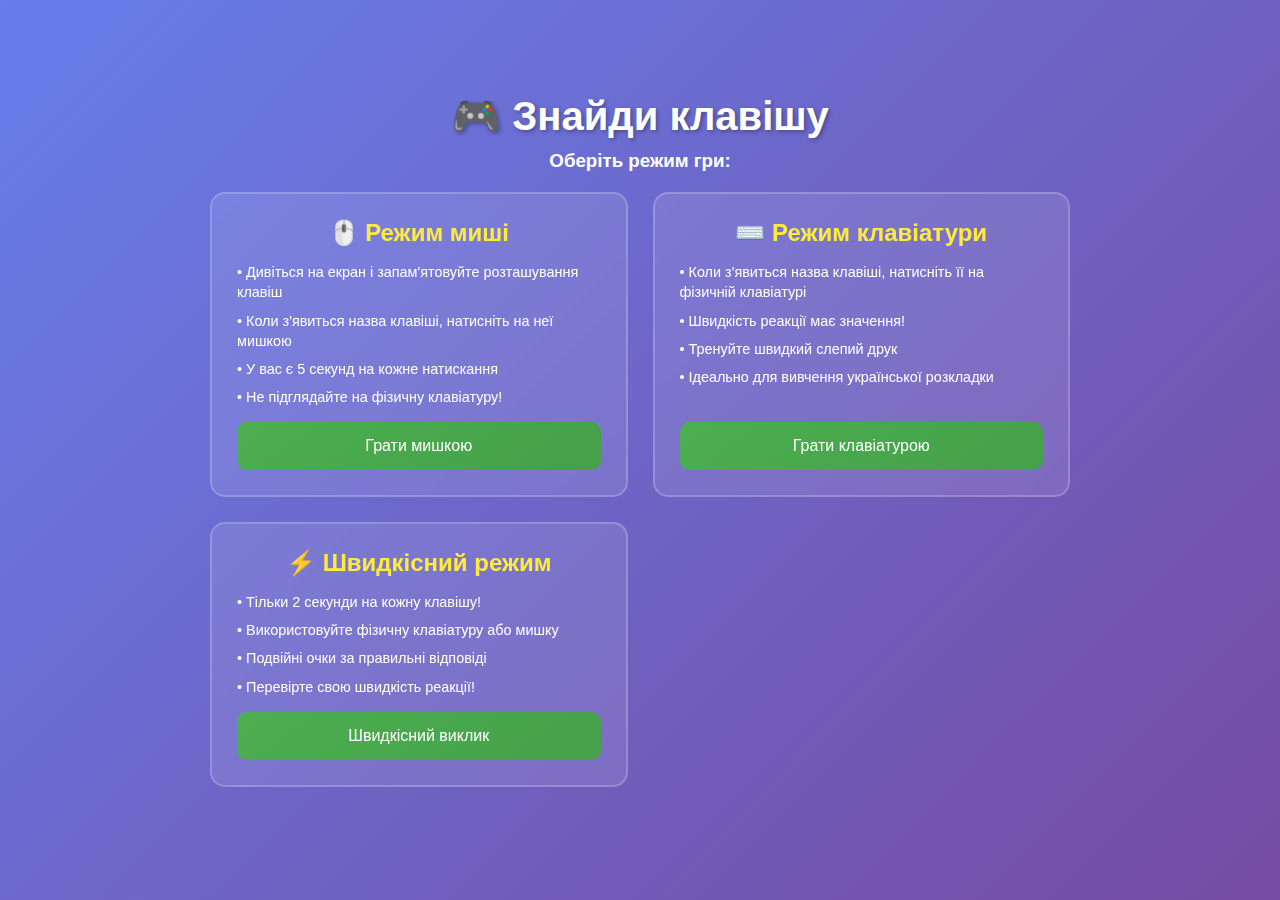
<file: index.html>
<!DOCTYPE html>
<html lang="uk">
<head>
    <meta charset="UTF-8">
    <meta name="viewport" content="width=device-width, initial-scale=1.0">
    <title>Знайди клавішу - Гра на запам'ятовування клавіатури</title>
    <style>
        * {
            margin: 0;
            padding: 0;
            box-sizing: border-box;
        }

        body {
            font-family: 'Arial', sans-serif;
            background: linear-gradient(135deg, #667eea 0%, #764ba2 100%);
            color: white;
            min-height: 100vh;
            display: flex;
            flex-direction: column;
            align-items: center;
            justify-content: center;
            user-select: none;
        }

        .game-container {
            max-width: 1000px;
            width: 90%;
            text-align: center;
            padding: 20px;
        }

        .game-header {
            margin-bottom: 30px;
        }

        .game-title {
            font-size: 2.5em;
            margin-bottom: 10px;
            text-shadow: 2px 2px 4px rgba(0,0,0,0.3);
        }

        .stats {
            display: flex;
            justify-content: center;
            gap: 30px;
            margin-bottom: 20px;
            font-size: 1.2em;
        }

        .current-key {
            background: rgba(255,255,255,0.2);
            padding: 20px 40px;
            border-radius: 15px;
            margin-bottom: 30px;
            backdrop-filter: blur(10px);
        }

        .key-display {
            font-size: 4em;
            font-weight: bold;
            color: #ffeb3b;
            text-shadow: 2px 2px 8px rgba(0,0,0,0.5);
            animation: pulse 1s infinite;
            transition: all 0.3s ease;
        }

        .shake {
            animation: shake 0.5s ease-in-out !important;
        }

        @keyframes shake {
            0%, 100% { transform: translateX(0); }
            25% { transform: translateX(-10px); }
            75% { transform: translateX(10px); }
        }

        @keyframes pulse {
            0%, 100% { transform: scale(1); }
            50% { transform: scale(1.1); }
        }

        .timer-bar {
            height: 8px;
            background: rgba(255,255,255,0.3);
            border-radius: 4px;
            margin-top: 15px;
            overflow: hidden;
        }

        .timer-fill {
            height: 100%;
            background: linear-gradient(90deg, #4caf50, #ffeb3b, #f44336);
            border-radius: 4px;
            transition: width 0.1s linear;
        }

        .keyboard {
            background: rgba(0,0,0,0.8);
            padding: 20px;
            border-radius: 15px;
            display: inline-block;
            box-shadow: 0 10px 30px rgba(0,0,0,0.3);
        }

        .keyboard-row {
            display: flex;
            justify-content: center;
            margin-bottom: 8px;
        }

        .key {
            background: linear-gradient(145deg, #3a3a3a, #2a2a2a);
            border: 2px solid #555;
            border-radius: 8px;
            margin: 2px;
            padding: 12px;
            cursor: pointer;
            transition: all 0.2s ease;
            font-size: 14px;
            color: transparent;
            min-width: 40px;
            min-height: 40px;
            display: flex;
            align-items: center;
            justify-content: center;
            box-shadow: 0 4px 8px rgba(0,0,0,0.3);
        }

        .key:hover {
            background: linear-gradient(145deg, #4a4a4a, #3a3a3a);
            transform: translateY(-2px);
            box-shadow: 0 6px 12px rgba(0,0,0,0.4);
        }

        .key.correct {
            background: linear-gradient(145deg, #4caf50, #45a049);
            animation: correctFlash 0.5s ease;
        }

        .key.wrong {
            background: linear-gradient(145deg, #f44336, #da190b);
            animation: wrongShake 0.5s ease;
        }

        @keyframes correctFlash {
            0%, 100% { transform: scale(1); }
            50% { transform: scale(1.2); }
        }

        @keyframes wrongShake {
            0%, 100% { transform: translateX(0); }
            25% { transform: translateX(-5px); }
            75% { transform: translateX(5px); }
        }

        .key.space {
            width: 200px;
        }

        .key.wide {
            width: 80px;
        }

        .key.extra-wide {
            width: 120px;
        }

        .game-over {
            position: fixed;
            top: 0;
            left: 0;
            width: 100%;
            height: 100%;
            background: rgba(0,0,0,0.8);
            display: none;
            align-items: center;
            justify-content: center;
            z-index: 1000;
        }

        .game-over-content {
            background: linear-gradient(135deg, #667eea 0%, #764ba2 100%);
            padding: 40px;
            border-radius: 20px;
            text-align: center;
            box-shadow: 0 20px 40px rgba(0,0,0,0.3);
        }

        .button {
            background: linear-gradient(145deg, #4caf50, #45a049);
            color: white;
            border: none;
            padding: 15px 30px;
            font-size: 16px;
            border-radius: 10px;
            cursor: pointer;
            margin: 10px;
            transition: all 0.2s ease;
        }

        .button:hover {
            transform: translateY(-2px);
            box-shadow: 0 5px 15px rgba(0,0,0,0.3);
        }

        .start-screen {
            text-align: center;
        }

        .game-modes {
            display: grid;
            grid-template-columns: repeat(auto-fit, minmax(280px, 1fr));
            gap: 25px;
            justify-content: center;
            max-width: 900px;
            margin: 20px auto;
            padding: 0 20px;
        }

        .mode-card {
            background: rgba(255,255,255,0.1);
            border: 2px solid rgba(255,255,255,0.2);
            border-radius: 15px;
            padding: 25px;
            cursor: pointer;
            transition: all 0.3s ease;
            backdrop-filter: blur(5px);
            text-align: center;
            min-height: 250px;
            display: flex;
            flex-direction: column;
            justify-content: space-between;
        }

        .mode-card:hover {
            background: rgba(255,255,255,0.2);
            border-color: rgba(255,255,255,0.4);
            transform: translateY(-5px);
            box-shadow: 0 10px 25px rgba(0,0,0,0.2);
        }

        .mode-card h4 {
            font-size: 1.5em;
            margin-bottom: 15px;
            color: #ffeb3b;
        }

        .mode-card p {
            font-size: 0.9em;
            margin-bottom: 8px;
            text-align: left;
            line-height: 1.4;
        }

        .mode-description {
            flex-grow: 1;
            margin-bottom: 15px;
        }

        .mode-card .button {
            margin: 0;
            width: 100%;
        }

        .mode-indicator {
            background: rgba(255,235,59,0.2);
            padding: 10px 20px;
            border-radius: 20px;
            margin-bottom: 20px;
            font-size: 1.1em;
        }
    </style>
</head>
<body>
    <div class="game-container">
        <div id="startScreen" class="start-screen">
            <h1 class="game-title">🎮 Знайди клавішу</h1>
            <div class="instructions">
                <h3>Оберіть режим гри:</h3>
            </div>
            
            <div class="game-modes">
                <div class="mode-card" onclick="startGame('mouse')">
                    <div>
                        <h4>🖱️ Режим миші</h4>
                        <div class="mode-description">
                            <p>• Дивіться на екран і запам'ятовуйте розташування клавіш</p>
                            <p>• Коли з'явиться назва клавіші, натисніть на неї мишкою</p>
                            <p>• У вас є 5 секунд на кожне натискання</p>
                            <p>• Не підглядайте на фізичну клавіатуру!</p>
                        </div>
                    </div>
                    <button class="button">Грати мишкою</button>
                </div>
                
                <div class="mode-card" onclick="startGame('keyboard')">
                    <div>
                        <h4>⌨️ Режим клавіатури</h4>
                        <div class="mode-description">
                            <p>• Коли з'явиться назва клавіші, натисніть її на фізичній клавіатурі</p>
                            <p>• Швидкість реакції має значення!</p>
                            <p>• Тренуйте швидкий слепий друк</p>
                            <p>• Ідеально для вивчення української розкладки</p>
                        </div>
                    </div>
                    <button class="button">Грати клавіатурою</button>
                </div>

                <div class="mode-card" onclick="startGame('speed')">
                    <div>
                        <h4>⚡ Швидкісний режим</h4>
                        <div class="mode-description">
                            <p>• Тільки 2 секунди на кожну клавішу!</p>
                            <p>• Використовуйте фізичну клавіатуру або мишку</p>
                            <p>• Подвійні очки за правильні відповіді</p>
                            <p>• Перевірте свою швидкість реакції!</p>
                        </div>
                    </div>
                    <button class="button">Швидкісний виклик</button>
                </div>
            </div>
        </div>

        <div id="gameScreen" style="display: none;">
            <div class="game-header">
                <h1 class="game-title">🎮 Знайди клавішу</h1>
                <div class="mode-indicator" id="modeIndicator">
                    🖱️ Режим миші
                </div>
                <div class="stats">
                    <div>Очки: <span id="score">0</span></div>
                    <div>Правильно: <span id="correct">0</span></div>
                    <div>Помилок: <span id="wrong">0</span></div>
                    <div>Рівень: <span id="level">1</span></div>
                </div>
            </div>

            <div class="current-key">
                <div>Знайдіть клавішу:</div>
                <div class="key-display" id="targetKey">Й</div>
                <div class="timer-bar">
                    <div class="timer-fill" id="timerFill"></div>
                </div>
            </div>

            <div class="keyboard" id="keyboard">
                <!-- Клавіатура буде створена JavaScript -->
            </div>
        </div>
    </div>

    <div class="game-over" id="gameOver">
        <div class="game-over-content">
            <h2>🎉 Гра закінчена!</h2>
            <p>Фінальний рахунок: <span id="finalScore">0</span></p>
            <p>Точність: <span id="accuracy">0</span>%</p>
            <button class="button" onclick="restartGame()">Грати знову</button>
            <button class="button" onclick="showStart()">В головне меню</button>
        </div>
    </div>

    <script>
        let gameState = {
            score: 0,
            correct: 0,
            wrong: 0,
            level: 1,
            currentKey: '',
            timeLeft: 5000,
            gameActive: false,
            timer: null,
            timerInterval: null,
            gameMode: 'mouse', // 'mouse', 'keyboard', або 'speed'
            timeLimit: 5000 // час на кожне натискання в мілісекундах
        };

        // Маппінг для фізичної клавіатури
        const physicalKeyMap = {
            'Escape': 'Esc',
            'F1': 'F1',
            'F2': 'F2',
            'F3': 'F3',
            'F4': 'F4',
            'F5': 'F5',
            'F6': 'F6',
            'F7': 'F7',
            'F8': 'F8',
            'F9': 'F9',
            'F10': 'F10',
            'F11': 'F11',
            'F12': 'F12',
            'Backquote': '\'',
            'Digit1': '1',
            'Digit2': '2', 
            'Digit3': '3',
            'Digit4': '4',
            'Digit5': '5',
            'Digit6': '6',
            'Digit7': '7',
            'Digit8': '8',
            'Digit9': '9',
            'Digit0': '0',
            'Minus': '-',
            'Equal': '=',
            'Backspace': 'Backspace',
            'Tab': 'Tab',
            'KeyQ': 'Й',
            'KeyW': 'Ц',
            'KeyE': 'У',
            'KeyR': 'К',
            'KeyT': 'Е',
            'KeyY': 'Н',
            'KeyU': 'Г',
            'KeyI': 'Ш',
            'KeyO': 'Щ',
            'KeyP': 'З',
            'BracketLeft': 'Х',
            'BracketRight': 'Ї',
            'Backslash': '\\',
            'CapsLock': 'Caps',
            'KeyA': 'Ф',
            'KeyS': 'І',
            'KeyD': 'В',
            'KeyF': 'А',
            'KeyG': 'П',
            'KeyH': 'Р',
            'KeyJ': 'О',
            'KeyK': 'Л',
            'KeyL': 'Д',
            'Semicolon': 'Ж',
            'Quote': 'Є',
            'Enter': 'Enter',
            'ShiftLeft': 'Shift',
            'ShiftRight': 'Shift',
            'KeyZ': 'Я',
            'KeyX': 'Ч',
            'KeyC': 'С',
            'KeyV': 'М',
            'KeyB': 'И',
            'KeyN': 'Т',
            'KeyM': 'Ь',
            'Comma': 'Б',
            'Period': 'Ю',
            'Slash': '.',
            'ControlLeft': 'Ctrl',
            'ControlRight': 'Ctrl',
            'MetaLeft': 'Win',
            'MetaRight': 'Win',
            'AltLeft': 'Alt',
            'AltRight': 'Alt',
            'Space': 'Space',
            'ContextMenu': 'Menu'
        };
        const keyboardLayout = [
            ['\'', '1', '2', '3', '4', '5', '6', '7', '8', '9', '0', '-', '=', 'Backspace'],
            ['Tab', 'Й', 'Ц', 'У', 'К', 'Е', 'Н', 'Г', 'Ш', 'Щ', 'З', 'Х', 'Ї', '\\'],
            ['Caps', 'Ф', 'І', 'В', 'А', 'П', 'Р', 'О', 'Л', 'Д', 'Ж', 'Є', 'Enter'],
            ['Shift', 'Я', 'Ч', 'С', 'М', 'И', 'Т', 'Ь', 'Б', 'Ю', '.', 'Shift'],
            ['Ctrl', 'Win', 'Alt', 'Space', 'Alt', 'Win', 'Menu', 'Ctrl']
        ];

        // Відображення клавіш для гравця (без підписів на клавішах)
        const keyDisplayNames = {
            'Esc': 'Escape',
            'F1': 'F1', 'F2': 'F2', 'F3': 'F3', 'F4': 'F4', 'F5': 'F5', 'F6': 'F6',
            'F7': 'F7', 'F8': 'F8', 'F9': 'F9', 'F10': 'F10', 'F11': 'F11', 'F12': 'F12',
            'Backspace': 'Backspace',
            'Tab': 'Tab',
            'Caps': 'Caps Lock',
            'Enter': 'Enter',
            'Shift': 'Shift',
            'Ctrl': 'Ctrl',
            'Alt': 'Alt',
            'Win': 'Win',
            'Menu': 'Menu',
            'Space': 'Пробіл',
            '\'': 'Апостроф',
            '-': 'Мінус',
            '=': 'Дорівнює',
            '\\': 'Слеш',
            '.': 'Крапка'
        };

        function createKeyboard() {
            const keyboard = document.getElementById('keyboard');
            keyboard.innerHTML = '';

            // Показуємо клавіатуру в обох режимах
            keyboard.style.display = 'inline-block';

            keyboardLayout.forEach(row => {
                const rowDiv = document.createElement('div');
                rowDiv.className = 'keyboard-row';

                row.forEach(keyText => {
                    const keyDiv = document.createElement('div');
                    keyDiv.className = 'key';
                    // Не показуємо текст на клавішах - вони порожні
                    keyDiv.textContent = '';
                    keyDiv.dataset.key = keyText;

                    // Додаємо спеціальні класи для розміру
                    if (keyText === 'Space') {
                        keyDiv.classList.add('space');
                    } else if (['Backspace', 'Enter', 'Shift'].includes(keyText)) {
                        keyDiv.classList.add('wide');
                    } else if (['Tab', 'Caps'].includes(keyText)) {
                        keyDiv.classList.add('extra-wide');
                    } else if (keyText.startsWith('F') && keyText.length <= 3) {
                        // F-клавіші трохи менші
                        keyDiv.style.minWidth = '35px';
                    } else if (keyText === 'Esc') {
                        keyDiv.style.minWidth = '35px';
                    }

                    // В режимі миші дозволяємо клік
                    if (gameState.gameMode === 'mouse') {
                        keyDiv.onclick = () => handleKeyClick(keyText);
                        keyDiv.style.cursor = 'pointer';
                    } else if (gameState.gameMode === 'speed') {
                        // В швидкісному режимі дозволяємо і мишку і клавіатуру
                        keyDiv.onclick = () => handleKeyClick(keyText);
                        keyDiv.style.cursor = 'pointer';
                    } else {
                        // В режимі клавіатури забираємо курсор
                        keyDiv.style.cursor = 'default';
                    }
                    
                    rowDiv.appendChild(keyDiv);
                });

                keyboard.appendChild(rowDiv);
            });
        }

        function getRandomKey() {
            const allKeys = keyboardLayout.flat();
            // Фільтруємо клавіші для гри - беремо літери, цифри та основні спеціальні клавіші
            const filteredKeys = allKeys.filter(key => 
                // Українські літери
                'ЙЦУКЕНГШЩЗХЇФІВАПРОЛДЖЄЯЧСМИТЬБЮ'.includes(key) ||
                // Цифри
                '1234567890'.includes(key) ||
                // Спеціальні символи
                ['-', '=', '\\', '.', '\''].includes(key) ||
                // Функціональні клавіші
                ['Space', 'Enter', 'Tab', 'Shift', 'Backspace', 'Esc'].includes(key) ||
                // F-клавіші
                ['F1', 'F2', 'F3', 'F4', 'F5', 'F6', 'F7', 'F8', 'F9', 'F10', 'F11', 'F12'].includes(key)
            );
            return filteredKeys[Math.floor(Math.random() * filteredKeys.length)];
        }

        function getKeyDisplayName(key) {
            return keyDisplayNames[key] || key;
        }

        function displayNewKey() {
            if (!gameState.gameActive) return;

            gameState.currentKey = getRandomKey();
            document.getElementById('targetKey').textContent = getKeyDisplayName(gameState.currentKey);

            // Скидання таймера з урахуванням режиму
            gameState.timeLeft = gameState.timeLimit;
            startTimer();
        }

        function startTimer() {
            clearInterval(gameState.timerInterval);
            
            gameState.timerInterval = setInterval(() => {
                gameState.timeLeft -= 100;
                const percentage = (gameState.timeLeft / gameState.timeLimit) * 100;
                document.getElementById('timerFill').style.width = percentage + '%';

                if (gameState.timeLeft <= 0) {
                    handleTimeout();
                }
            }, 100);
        }

        function handleTimeout() {
            gameState.wrong++;
            updateStats();
            clearInterval(gameState.timerInterval);
            
            // Анімація помилки для літери в завданні (час вийшов)
            const targetKeyElement = document.getElementById('targetKey');
            targetKeyElement.style.color = '#f44336';
            targetKeyElement.classList.add('shake');
            setTimeout(() => {
                targetKeyElement.style.color = '#ffeb3b';
                targetKeyElement.classList.remove('shake');
            }, 500);
            
            // Підсвітка правильної клавіші на віртуальній клавіатурі
            const correctKey = document.querySelector(`[data-key="${gameState.currentKey}"]`);
            if (correctKey) {
                correctKey.classList.add('correct');
                setTimeout(() => correctKey.classList.remove('correct'), 1000);
            }

            setTimeout(() => {
                if (gameState.wrong >= 5) {
                    endGame();
                } else {
                    displayNewKey();
                }
            }, 1000);
        }

        function handleKeyClick(clickedKey) {
            if (!gameState.gameActive) return;

            console.log('Обробка натискання клавіші:', clickedKey, 'Очікується:', gameState.currentKey);
            
            clearInterval(gameState.timerInterval);
            const keyElement = document.querySelector(`[data-key="${clickedKey}"]`);

            if (clickedKey === gameState.currentKey) {
                // Правильна відповідь
                gameState.correct++;
                
                // Подвійні очки в швидкісному режимі
                let baseScore = Math.max(100, Math.floor(gameState.timeLeft / 50));
                if (gameState.gameMode === 'speed') {
                    baseScore *= 2;
                }
                gameState.score += baseScore;
                
                // Підсвітка правильної клавіші на віртуальній клавіатурі
                if (keyElement) {
                    keyElement.classList.add('correct');
                    setTimeout(() => keyElement.classList.remove('correct'), 500);
                }

                // Підсвітка літери в завданні
                const targetKeyElement = document.getElementById('targetKey');
                targetKeyElement.style.color = '#4caf50';
                targetKeyElement.style.transform = 'scale(1.2)';
                setTimeout(() => {
                    targetKeyElement.style.color = '#ffeb3b';
                    targetKeyElement.style.transform = 'scale(1)';
                }, 500);

                // Збільшення рівня кожні 10 правильних відповідей
                if (gameState.correct % 10 === 0) {
                    gameState.level++;
                }

                setTimeout(() => displayNewKey(), 500);
            } else {
                // Неправильна відповідь
                gameState.wrong++;
                
                // Підсвітка неправильної клавіші на віртуальній клавіатурі
                if (keyElement) {
                    keyElement.classList.add('wrong');
                    setTimeout(() => keyElement.classList.remove('wrong'), 500);
                }

                // Анімація помилки для літери в завданні
                const targetKeyElement = document.getElementById('targetKey');
                targetKeyElement.style.color = '#f44336';
                targetKeyElement.classList.add('shake');
                setTimeout(() => {
                    targetKeyElement.style.color = '#ffeb3b';
                    targetKeyElement.classList.remove('shake');
                }, 500);

                // Підсвітка правильної клавіші на віртуальній клавіатурі
                const correctKey = document.querySelector(`[data-key="${gameState.currentKey}"]`);
                if (correctKey) {
                    correctKey.classList.add('correct');
                    setTimeout(() => correctKey.classList.remove('correct'), 1000);
                }

                setTimeout(() => {
                    if (gameState.wrong >= 5) {
                        endGame();
                    } else {
                        displayNewKey();
                    }
                }, 1000);
            }

            updateStats();
        }

        function updateStats() {
            document.getElementById('score').textContent = gameState.score;
            document.getElementById('correct').textContent = gameState.correct;
            document.getElementById('wrong').textContent = gameState.wrong;
            document.getElementById('level').textContent = gameState.level;
        }

        function startGame(mode = 'mouse') {
            document.getElementById('startScreen').style.display = 'none';
            document.getElementById('gameScreen').style.display = 'block';
            
            // Встановлюємо режим гри
            gameState.gameMode = mode;
            
            // Встановлюємо час в залежності від режиму
            if (mode === 'speed') {
                gameState.timeLimit = 2000; // 2 секунди для швидкісного режиму
            } else {
                gameState.timeLimit = 5000; // 5 секунд для звичайних режимів
            }
            
            // Оновлюємо індикатор режиму
            const modeIndicator = document.getElementById('modeIndicator');
            if (mode === 'mouse') {
                modeIndicator.innerHTML = '🖱️ Режим миші';
            } else if (mode === 'keyboard') {
                modeIndicator.innerHTML = '⌨️ Режим клавіатури';
            } else if (mode === 'speed') {
                modeIndicator.innerHTML = '⚡ Швидкісний режим';
            }
            
            // Скидання стану гри
            gameState.score = 0;
            gameState.correct = 0;
            gameState.wrong = 0;
            gameState.level = 1;
            gameState.currentKey = '';
            gameState.timeLeft = gameState.timeLimit;
            gameState.gameActive = true;
            gameState.timer = null;
            gameState.timerInterval = null;

            createKeyboard();
            updateStats();
            displayNewKey();
        }

        function endGame() {
            gameState.gameActive = false;
            clearInterval(gameState.timerInterval);
            
            const accuracy = gameState.correct + gameState.wrong > 0 ? 
                Math.round((gameState.correct / (gameState.correct + gameState.wrong)) * 100) : 0;
            
            document.getElementById('finalScore').textContent = gameState.score;
            document.getElementById('accuracy').textContent = accuracy;
            document.getElementById('gameOver').style.display = 'flex';
        }

        function restartGame() {
            document.getElementById('gameOver').style.display = 'none';
            startGame(gameState.gameMode);
        }

        function showStart() {
            document.getElementById('gameOver').style.display = 'none';
            document.getElementById('gameScreen').style.display = 'none';
            document.getElementById('startScreen').style.display = 'block';
        }

        // Обробка фізичної клавіатури
        document.addEventListener('keydown', (e) => {
            console.log('Клавішу натиснуто:', e.code, 'Режим:', gameState.gameMode, 'Активна:', gameState.gameActive);
            
            if (gameState.gameActive && (gameState.gameMode === 'keyboard' || gameState.gameMode === 'speed')) {
                e.preventDefault();
                
                const pressedKey = physicalKeyMap[e.code];
                console.log('Маппінг клавіші:', e.code, '->', pressedKey);
                
                if (pressedKey) {
                    handleKeyClick(pressedKey);
                } else {
                    console.log('Клавішу не знайдено в маппінгу:', e.code);
                }
                return false;
            } else if (gameState.gameActive && gameState.gameMode === 'mouse') {
                // Блокуємо фізичну клавіатуру в режимі миші
                e.preventDefault();
                return false;
            }
        });

        // Заборона контекстного меню
        document.addEventListener('contextmenu', (e) => e.preventDefault());
    </script>
</body>
</html>
</file>
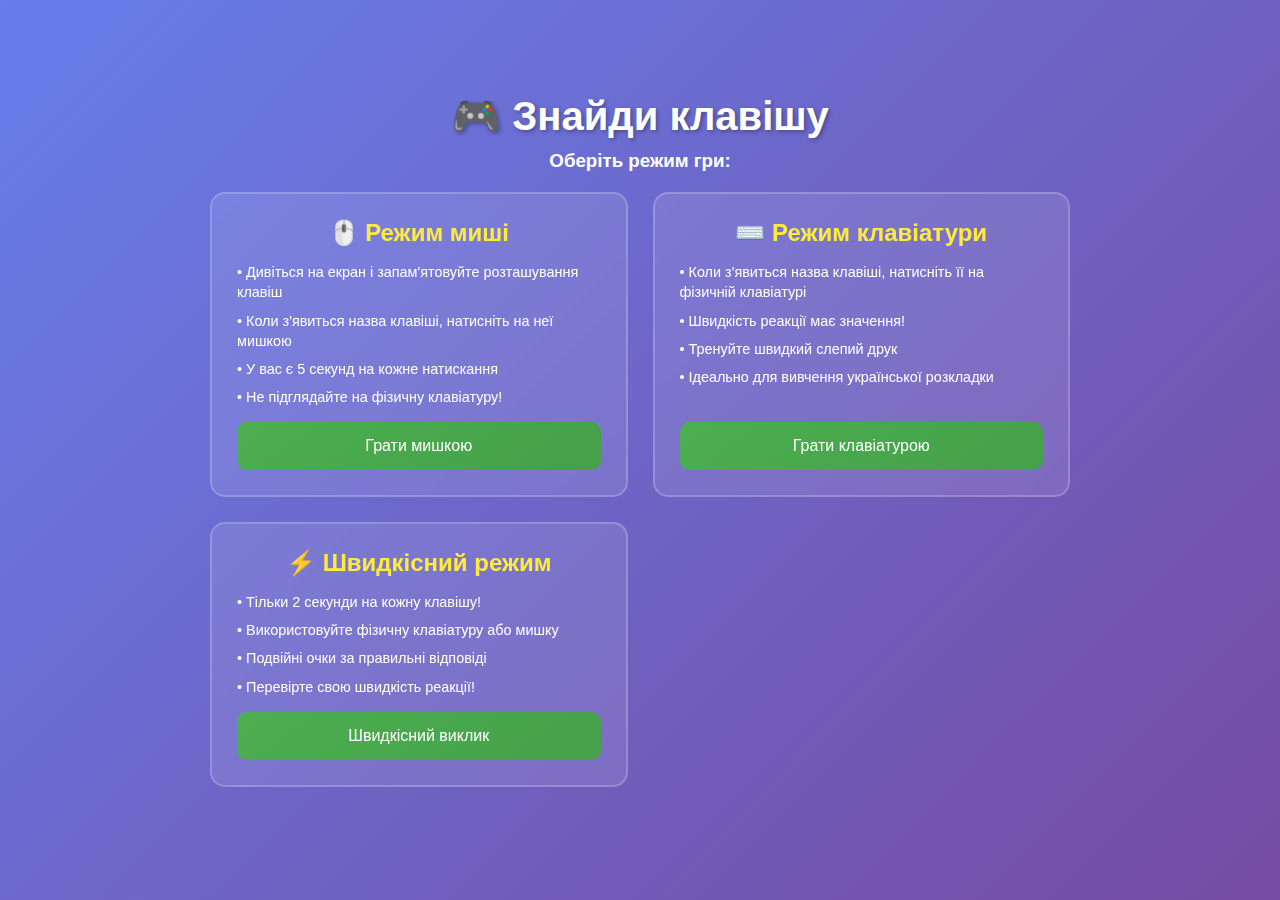
<file: KeyboardGame/index.html>
<!DOCTYPE html>
<html lang="uk">
<head>
    <meta charset="UTF-8">
    <meta name="viewport" content="width=device-width, initial-scale=1.0">
    <title>Знайди клавішу - Гра на запам'ятовування клавіатури</title>
    <link rel="stylesheet" type="text/css" href="/KeyboardGame/css/styles.css">
</head>
<body>
    <div class="game-container">
        <div id="startScreen" class="start-screen">
            <h1 class="game-title">🎮 Знайди клавішу</h1>
            <div class="instructions">
                <h3>Оберіть режим гри:</h3>
            </div>
            
            <div class="game-modes">
                <div class="mode-card" onclick="startGame('mouse')">
                    <div>
                        <h4>🖱️ Режим миші</h4>
                        <div class="mode-description">
                            <p>• Дивіться на екран і запам'ятовуйте розташування клавіш</p>
                            <p>• Коли з'явиться назва клавіші, натисніть на неї мишкою</p>
                            <p>• У вас є 5 секунд на кожне натискання</p>
                            <p>• Не підглядайте на фізичну клавіатуру!</p>
                        </div>
                    </div>
                    <button class="button">Грати мишкою</button>
                </div>
                
                <div class="mode-card" onclick="startGame('keyboard')">
                    <div>
                        <h4>⌨️ Режим клавіатури</h4>
                        <div class="mode-description">
                            <p>• Коли з'явиться назва клавіші, натисніть її на фізичній клавіатурі</p>
                            <p>• Швидкість реакції має значення!</p>
                            <p>• Тренуйте швидкий слепий друк</p>
                            <p>• Ідеально для вивчення української розкладки</p>
                        </div>
                    </div>
                    <button class="button">Грати клавіатурою</button>
                </div>

                <div class="mode-card" onclick="startGame('speed')">
                    <div>
                        <h4>⚡ Швидкісний режим</h4>
                        <div class="mode-description">
                            <p>• Тільки 2 секунди на кожну клавішу!</p>
                            <p>• Використовуйте фізичну клавіатуру або мишку</p>
                            <p>• Подвійні очки за правильні відповіді</p>
                            <p>• Перевірте свою швидкість реакції!</p>
                        </div>
                    </div>
                    <button class="button">Швидкісний виклик</button>
                </div>
            </div>
        </div>

        <div id="gameScreen" style="display: none;">
            <div class="game-header">
                <h1 class="game-title">🎮 Знайди клавішу</h1>
                <div class="mode-indicator" id="modeIndicator">
                    🖱️ Режим миші
                </div>
                <div class="stats">
                    <div>Очки: <span id="score">0</span></div>
                    <div>Правильно: <span id="correct">0</span></div>
                    <div>Помилок: <span id="wrong">0</span></div>
                    <div>Рівень: <span id="level">1</span></div>
                </div>
            </div>

            <div class="current-key">
                <div>Знайдіть клавішу:</div>
                <div class="key-display" id="targetKey">Й</div>
                <div class="timer-bar">
                    <div class="timer-fill" id="timerFill"></div>
                </div>
            </div>

            <div class="keyboard" id="keyboard">
                <!-- Клавіатура буде створена JavaScript -->
            </div>
        </div>
    </div>

    <div class="game-over" id="gameOver">
        <div class="game-over-content">
            <h2>🎉 Гра закінчена!</h2>
            <p>Фінальний рахунок: <span id="finalScore">0</span></p>
            <p>Точність: <span id="accuracy">0</span>%</p>
            <button class="button" onclick="restartGame()">Грати знову</button>
            <button class="button" onclick="showStart()">В головне меню</button>
        </div>
    </div>
    <script src="/KeyboardGame/js/code.js"></script>
</body>
</html>
</file>
<file: KeyboardGame/css/styles.css>
* {
    margin: 0;
    padding: 0;
    box-sizing: border-box;
}

body {
    font-family: 'Arial', sans-serif;
    background: linear-gradient(135deg, #667eea 0%, #764ba2 100%);
    color: white;
    min-height: 100vh;
    display: flex;
    flex-direction: column;
    align-items: center;
    justify-content: center;
    user-select: none;
}

.game-container {
    max-width: 1000px;
    width: 90%;
    text-align: center;
    padding: 20px;
}

.game-header {
    margin-bottom: 30px;
}

.game-title {
    font-size: 2.5em;
    margin-bottom: 10px;
    text-shadow: 2px 2px 4px rgba(0, 0, 0, 0.3);
}

.stats {
    display: flex;
    justify-content: center;
    gap: 30px;
    margin-bottom: 20px;
    font-size: 1.2em;
}

.current-key {
    background: rgba(255, 255, 255, 0.2);
    padding: 20px 40px;
    border-radius: 15px;
    margin-bottom: 30px;
    backdrop-filter: blur(10px);
}

.key-display {
    font-size: 4em;
    font-weight: bold;
    color: #ffeb3b;
    text-shadow: 2px 2px 8px rgba(0, 0, 0, 0.5);
    animation: pulse 1s infinite;
    transition: all 0.3s ease;
}

.shake {
    animation: shake 0.5s ease-in-out !important;
}

@keyframes shake {

    0%,
    100% {
        transform: translateX(0);
    }

    25% {
        transform: translateX(-10px);
    }

    75% {
        transform: translateX(10px);
    }
}

@keyframes pulse {

    0%,
    100% {
        transform: scale(1);
    }

    50% {
        transform: scale(1.1);
    }
}

.timer-bar {
    height: 8px;
    background: rgba(255, 255, 255, 0.3);
    border-radius: 4px;
    margin-top: 15px;
    overflow: hidden;
}

.timer-fill {
    height: 100%;
    background: linear-gradient(90deg, #4caf50, #ffeb3b, #f44336);
    border-radius: 4px;
    transition: width 0.1s linear;
}

.keyboard {
    background: rgba(0, 0, 0, 0.8);
    padding: 20px;
    border-radius: 15px;
    display: inline-block;
    box-shadow: 0 10px 30px rgba(0, 0, 0, 0.3);
}

.keyboard-row {
    display: flex;
    justify-content: center;
    margin-bottom: 8px;
}

.key {
    background: linear-gradient(145deg, #3a3a3a, #2a2a2a);
    border: 2px solid #555;
    border-radius: 8px;
    margin: 2px;
    padding: 12px;
    cursor: pointer;
    transition: all 0.2s ease;
    font-size: 14px;
    color: transparent;
    min-width: 40px;
    min-height: 40px;
    display: flex;
    align-items: center;
    justify-content: center;
    box-shadow: 0 4px 8px rgba(0, 0, 0, 0.3);
}

.key:hover {
    background: linear-gradient(145deg, #4a4a4a, #3a3a3a);
    transform: translateY(-2px);
    box-shadow: 0 6px 12px rgba(0, 0, 0, 0.4);
}

.key.correct {
    background: linear-gradient(145deg, #4caf50, #45a049);
    animation: correctFlash 0.5s ease;
}

.key.wrong {
    background: linear-gradient(145deg, #f44336, #da190b);
    animation: wrongShake 0.5s ease;
}

@keyframes correctFlash {

    0%,
    100% {
        transform: scale(1);
    }

    50% {
        transform: scale(1.2);
    }
}

@keyframes wrongShake {

    0%,
    100% {
        transform: translateX(0);
    }

    25% {
        transform: translateX(-5px);
    }

    75% {
        transform: translateX(5px);
    }
}

.key.space {
    width: 200px;
}

.key.wide {
    width: 80px;
}

.key.extra-wide {
    width: 120px;
}

.game-over {
    position: fixed;
    top: 0;
    left: 0;
    width: 100%;
    height: 100%;
    background: rgba(0, 0, 0, 0.8);
    display: none;
    align-items: center;
    justify-content: center;
    z-index: 1000;
}

.game-over-content {
    background: linear-gradient(135deg, #667eea 0%, #764ba2 100%);
    padding: 40px;
    border-radius: 20px;
    text-align: center;
    box-shadow: 0 20px 40px rgba(0, 0, 0, 0.3);
}

.button {
    background: linear-gradient(145deg, #4caf50, #45a049);
    color: white;
    border: none;
    padding: 15px 30px;
    font-size: 16px;
    border-radius: 10px;
    cursor: pointer;
    margin: 10px;
    transition: all 0.2s ease;
}

.button:hover {
    transform: translateY(-2px);
    box-shadow: 0 5px 15px rgba(0, 0, 0, 0.3);
}

.start-screen {
    text-align: center;
}

.game-modes {
    display: grid;
    grid-template-columns: repeat(auto-fit, minmax(280px, 1fr));
    gap: 25px;
    justify-content: center;
    max-width: 900px;
    margin: 20px auto;
    padding: 0 20px;
}

.mode-card {
    background: rgba(255, 255, 255, 0.1);
    border: 2px solid rgba(255, 255, 255, 0.2);
    border-radius: 15px;
    padding: 25px;
    cursor: pointer;
    transition: all 0.3s ease;
    backdrop-filter: blur(5px);
    text-align: center;
    min-height: 250px;
    display: flex;
    flex-direction: column;
    justify-content: space-between;
}

.mode-card:hover {
    background: rgba(255, 255, 255, 0.2);
    border-color: rgba(255, 255, 255, 0.4);
    transform: translateY(-5px);
    box-shadow: 0 10px 25px rgba(0, 0, 0, 0.2);
}

.mode-card h4 {
    font-size: 1.5em;
    margin-bottom: 15px;
    color: #ffeb3b;
}

.mode-card p {
    font-size: 0.9em;
    margin-bottom: 8px;
    text-align: left;
    line-height: 1.4;
}

.mode-description {
    flex-grow: 1;
    margin-bottom: 15px;
}

.mode-card .button {
    margin: 0;
    width: 100%;
}

.mode-indicator {
    background: rgba(255, 235, 59, 0.2);
    padding: 10px 20px;
    border-radius: 20px;
    margin-bottom: 20px;
    font-size: 1.1em;
}
</file>
